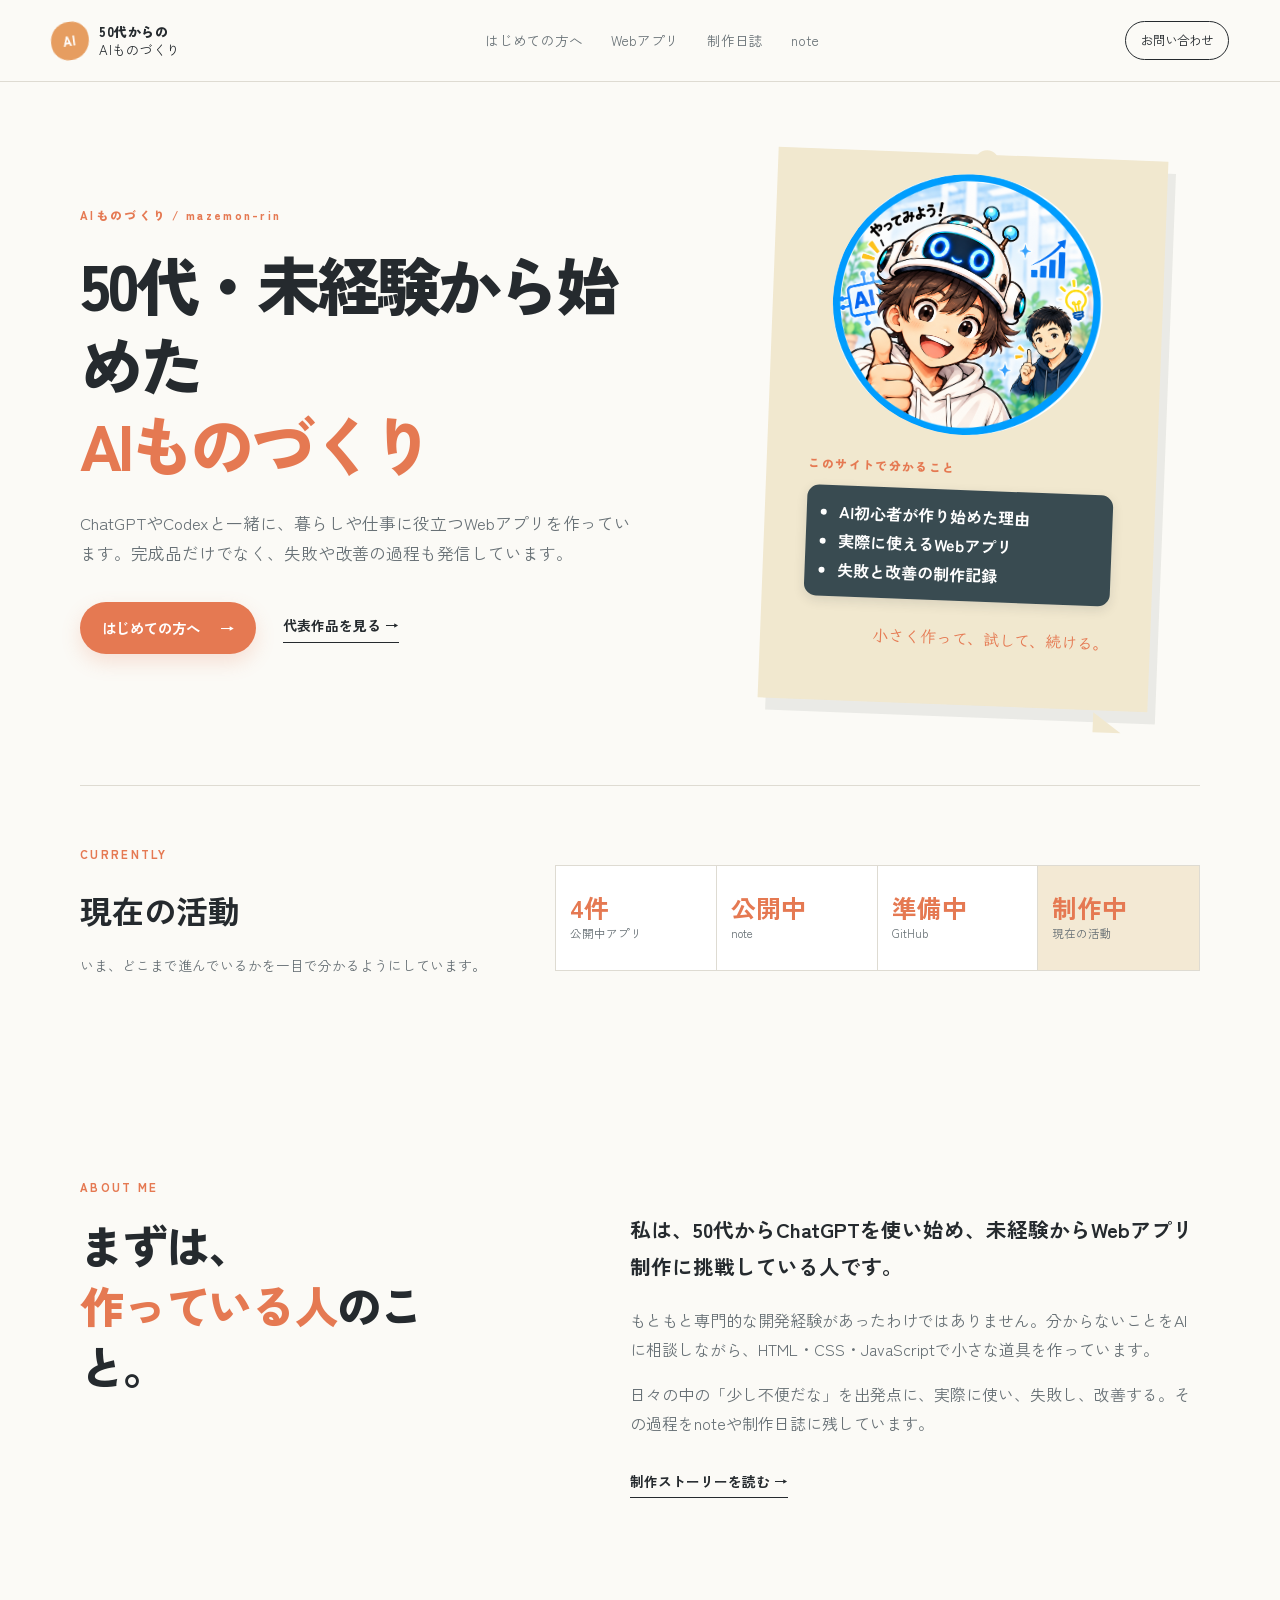
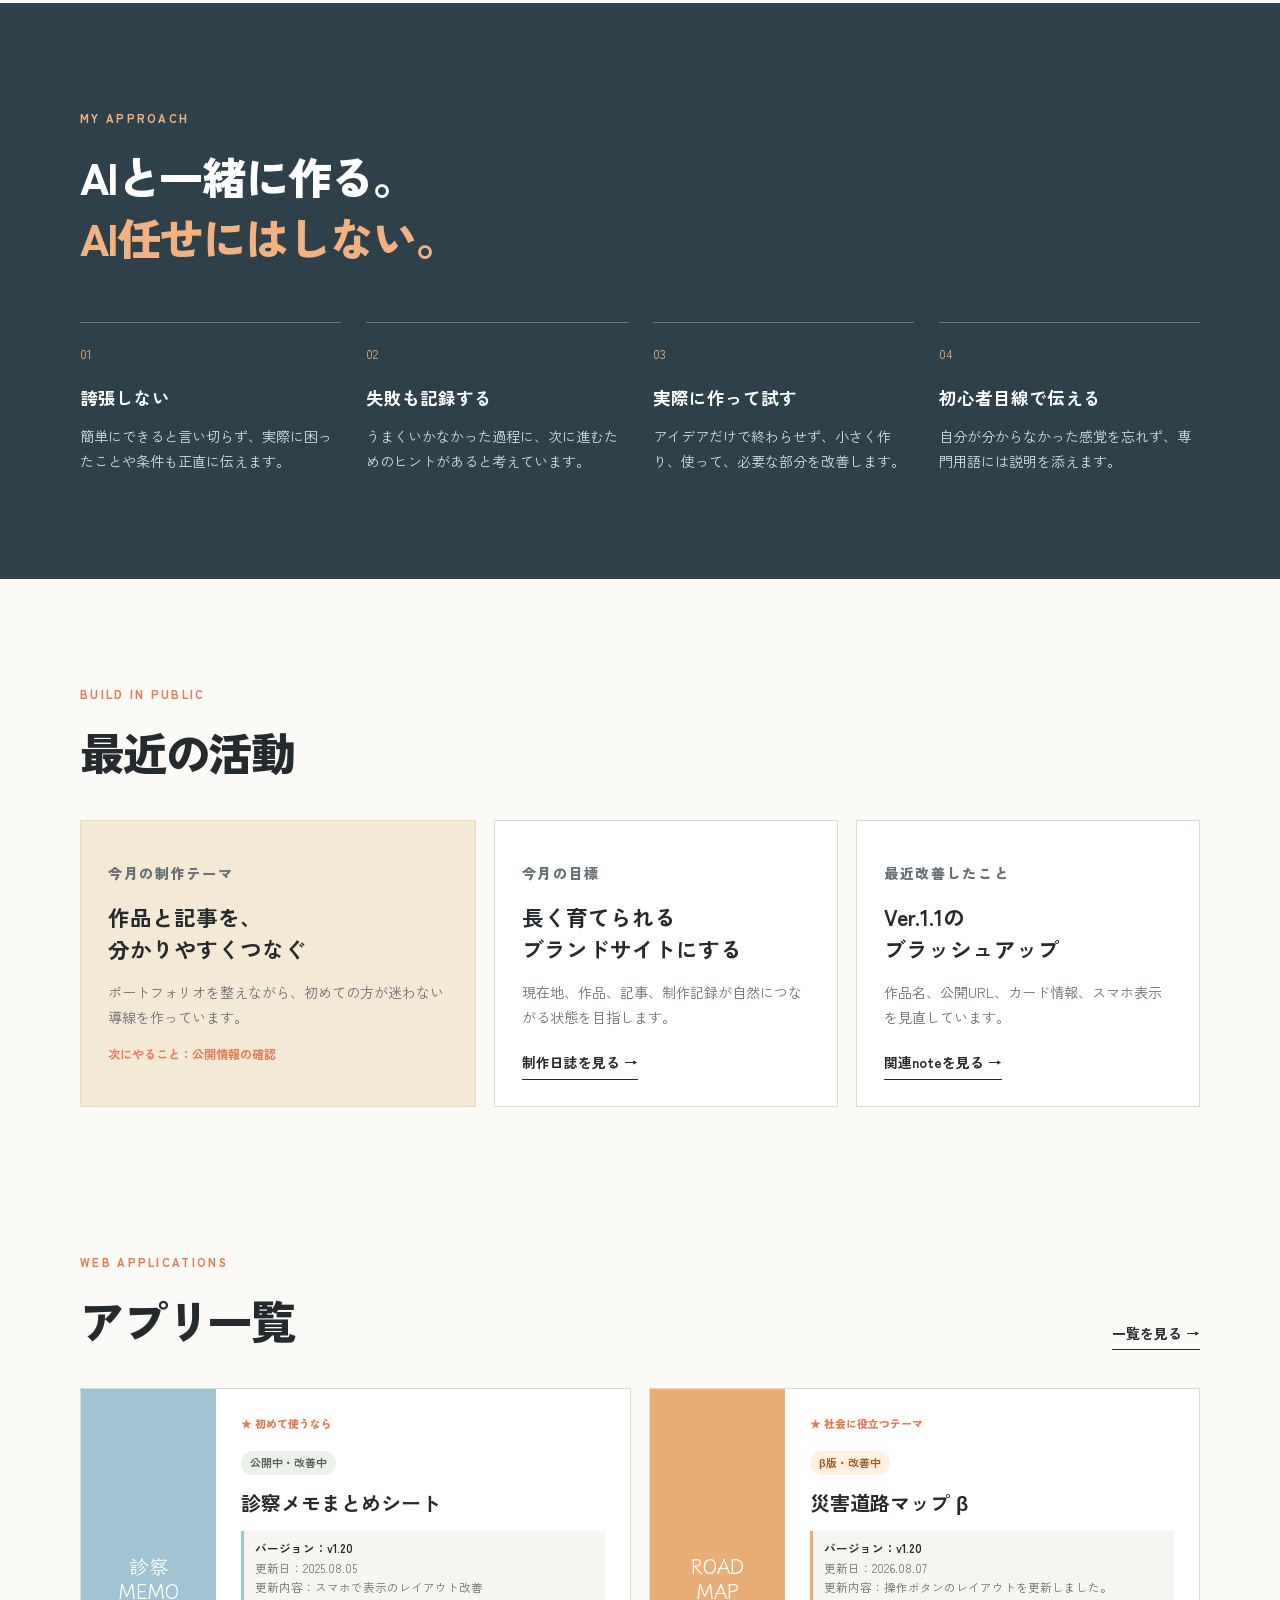
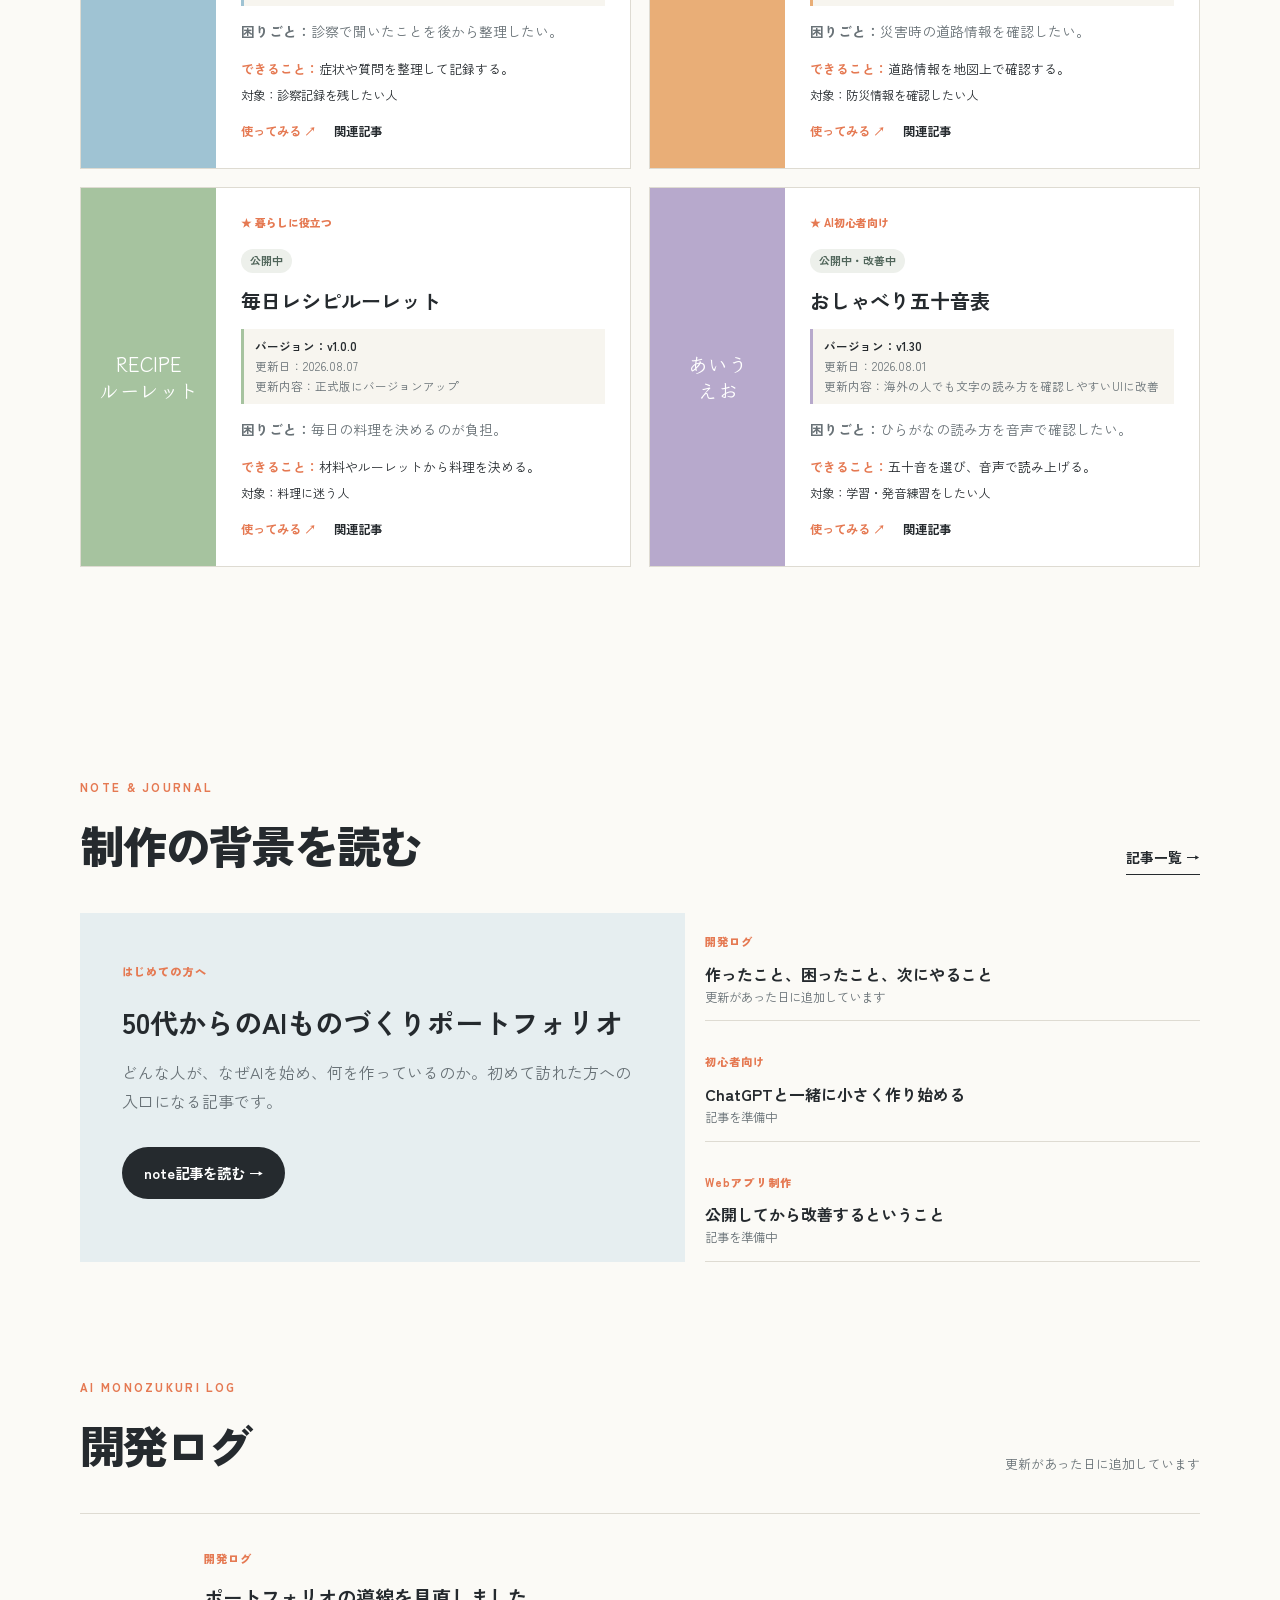
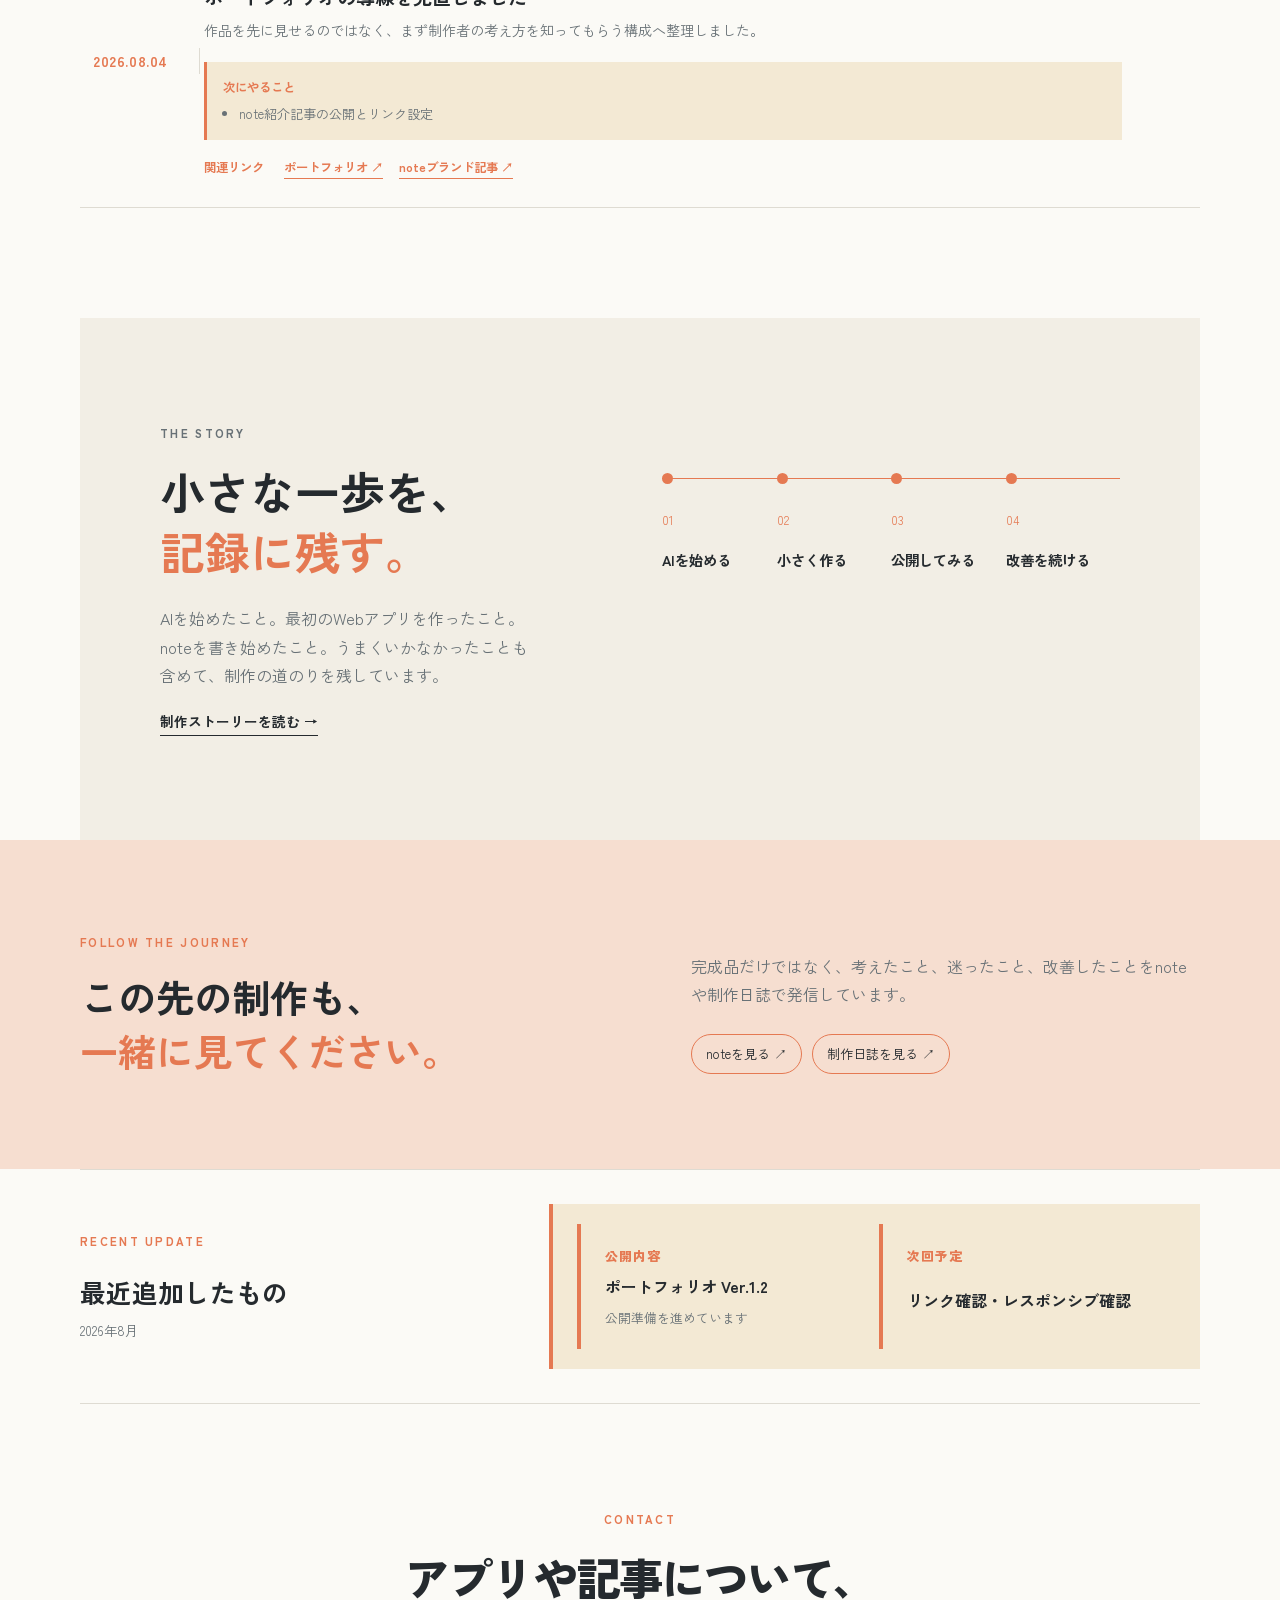
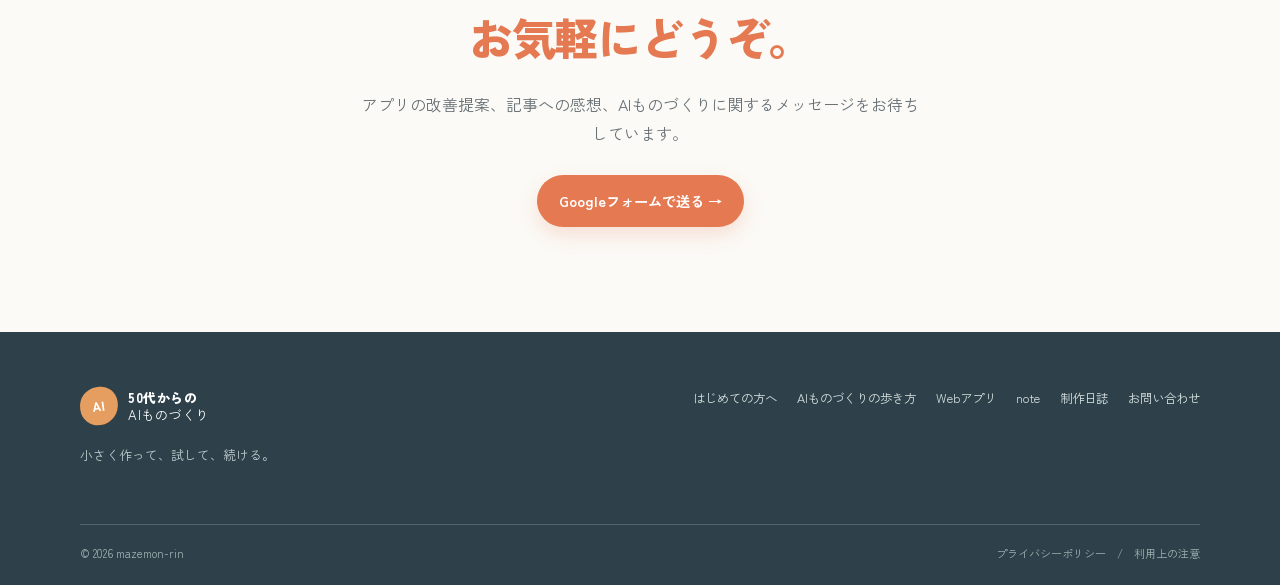
<file: index.html>
<!doctype html>
<html lang="ja">
<head>
  <meta charset="UTF-8" />
  <meta name="viewport" content="width=device-width, initial-scale=1.0" />
  <meta name="description" content="50代・未経験から始めたAIものづくり。暮らしや仕事に役立つWebアプリ、制作日誌、noteを紹介します。" />
  <meta name="theme-color" content="#fbfaf6" />
  <meta property="og:title" content="50代からのAIものづくりポートフォリオ" />
  <meta property="og:description" content="50代・未経験から、AIと一緒に小さなWebアプリを作り、試し、改善しています。" />
  <meta property="og:type" content="website" />
  <link rel="icon" href="images/brand-character.png" type="image/png" />
  <title>50代からのAIものづくりポートフォリオ</title>
  <link rel="stylesheet" href="style.css" />
</head>
<body>
  <header class="site-header">
    <a class="brand" href="#top" aria-label="トップへ戻る">
      <span class="brand-mark">AI</span>
      <span><strong>50代からの</strong><br />AIものづくり</span>
    </a>
    <nav class="main-nav" aria-label="メインメニュー">
      <a href="#about">はじめての方へ</a>
      <a href="#works">Webアプリ</a>
      <a href="#journal">制作日誌</a>
      <a href="#articles">note</a>
    </nav>
    <a class="header-contact" href="#contact">お問い合わせ</a>
  </header>

  <main id="top">
    <section class="hero section-shell">
      <div class="hero-copy">
        <p class="eyebrow">AIものづくり / mazemon-rin</p>
        <h1>50代・未経験から始めた<br /><em>AIものづくり</em></h1>
        <p class="hero-lead">ChatGPTやCodexと一緒に、暮らしや仕事に役立つWebアプリを作っています。完成品だけでなく、失敗や改善の過程も発信しています。</p>
        <div class="hero-actions">
          <a class="button button-primary" href="#about">はじめての方へ <span>→</span></a>
          <a class="text-link" href="#works">代表作品を見る →</a>
        </div>
      </div>
      <div class="hero-note" aria-label="このサイトで分かること">
        <div class="brand-illustration"><img src="images/brand-character.png" alt="AIものづくりのキャラクターとロボット" /></div>
        <span class="note-pin">●</span>
        <p class="note-label">このサイトで分かること</p>
        <ul>
          <li>AI初心者が作り始めた理由</li>
          <li>実際に使えるWebアプリ</li>
          <li>失敗と改善の制作記録</li>
        </ul>
        <p class="note-sign">小さく作って、試して、続ける。</p>
      </div>
    </section>

    <section class="current-section section-shell" aria-labelledby="current-title">
      <div class="current-heading"><p class="eyebrow">CURRENTLY</p><h2 id="current-title">現在の活動</h2><p>いま、どこまで進んでいるかを一目で分かるようにしています。</p></div>
      <div class="current-stats">
        <div><strong>4件</strong><span>公開中アプリ</span></div>
        <div><strong>公開中</strong><span>note</span></div>
        <div><strong>準備中</strong><span>GitHub</span></div>
        <div class="current-focus"><strong>制作中</strong><span>現在の活動</span></div>
      </div>
    </section>

    <section id="about" class="section-shell intro-section reveal-on-scroll">
      <div class="section-heading">
        <p class="eyebrow">ABOUT ME</p>
        <h2>まずは、<br /><span>作っている人</span>のこと。</h2>
      </div>
      <div class="intro-content">
        <p class="lead-copy">私は、50代からChatGPTを使い始め、未経験からWebアプリ制作に挑戦している人です。</p>
        <p>もともと専門的な開発経験があったわけではありません。分からないことをAIに相談しながら、HTML・CSS・JavaScriptで小さな道具を作っています。</p>
        <p>日々の中の「少し不便だな」を出発点に、実際に使い、失敗し、改善する。その過程をnoteや制作日誌に残しています。</p>
        <a class="text-link" href="#story">制作ストーリーを読む →</a>
      </div>
    </section>

    <section class="belief-section reveal-on-scroll">
      <div class="section-shell">
        <div class="section-heading light-heading">
          <p class="eyebrow">MY APPROACH</p>
          <h2>AIと一緒に作る。<br /><span>AI任せにはしない。</span></h2>
        </div>
        <div class="belief-grid">
          <article><span>01</span><h3>誇張しない</h3><p>簡単にできると言い切らず、実際に困ったことや条件も正直に伝えます。</p></article>
          <article><span>02</span><h3>失敗も記録する</h3><p>うまくいかなかった過程に、次に進むためのヒントがあると考えています。</p></article>
          <article><span>03</span><h3>実際に作って試す</h3><p>アイデアだけで終わらせず、小さく作り、使って、必要な部分を改善します。</p></article>
          <article><span>04</span><h3>初心者目線で伝える</h3><p>自分が分からなかった感覚を忘れず、専門用語には説明を添えます。</p></article>
        </div>
      </div>
    </section>

    <section class="now-section section-shell reveal-on-scroll">
      <div class="section-heading compact-heading"><p class="eyebrow">BUILD IN PUBLIC</p><h2>最近の活動</h2></div>
      <div class="now-grid">
        <article class="now-card now-theme"><p class="card-label">今月の制作テーマ</p><h3>作品と記事を、<br />分かりやすくつなぐ</h3><p>ポートフォリオを整えながら、初めての方が迷わない導線を作っています。</p><p class="now-next">次にやること：公開情報の確認</p></article>
        <article class="now-card"><p class="card-label">今月の目標</p><h3>長く育てられる<br />ブランドサイトにする</h3><p>現在地、作品、記事、制作記録が自然につながる状態を目指します。</p><a class="text-link" href="#journal">制作日誌を見る →</a></article>
        <article class="now-card"><p class="card-label">最近改善したこと</p><h3>Ver.1.1の<br />ブラッシュアップ</h3><p>作品名、公開URL、カード情報、スマホ表示を見直しています。</p><a class="text-link" href="https://note.com/moral_gibbon7542/n/nb32c4f6ebd4b?app_launch=false" target="_blank" rel="noreferrer">関連noteを見る →</a></article>
      </div>
    </section>

    <section id="works" class="works-section section-shell reveal-on-scroll">
      <div class="section-heading row-heading"><div><p class="eyebrow">WEB APPLICATIONS</p><h2>アプリ一覧</h2></div><a class="text-link" href="#works">一覧を見る →</a></div>
      <div class="work-grid">
        <article class="work-card work-blue"><div class="work-icon">診察<br />MEMO</div><div class="work-body"><span class="work-label">★ 初めて使うなら</span><span class="status status-live">公開中・改善中</span><h3>診察メモまとめシート</h3><div class="app-update"><span>バージョン：v1.20</span><span>更新日：2025.08.05</span><span>更新内容：スマホで表示のレイアウト改善</span></div><p><b>困りごと：</b>診察で聞いたことを後から整理したい。</p><p class="work-can"><b>できること：</b>症状や質問を整理して記録する。</p><p class="work-meta">対象：診察記録を残したい人</p><div class="work-links"><a href="https://mazemon-rin.github.io/shinsatsu-memosheet/" target="_blank" rel="noreferrer">使ってみる ↗</a><a href="#articles">関連記事</a></div></div></article>
        <article class="work-card work-orange"><div class="work-icon">ROAD<br />MAP</div><div class="work-body"><span class="work-label">★ 社会に役立つテーマ</span><span class="status status-beta">β版・改善中</span><h3>災害道路マップ β</h3><div class="app-update"><span>バージョン：v1.20</span><span>更新日：2026.08.07</span><span>更新内容：操作ボタンのレイアウトを更新しました。</span></div><p><b>困りごと：</b>災害時の道路情報を確認したい。</p><p class="work-can"><b>できること：</b>道路情報を地図上で確認する。</p><p class="work-meta">対象：防災情報を確認したい人</p><div class="work-links"><a href="https://mazemon-rin.github.io/disaster-road-map/" target="_blank" rel="noreferrer">使ってみる ↗</a><a href="#articles">関連記事</a></div></div></article>
        <article class="work-card work-green"><div class="work-icon">RECIPE<br />ルーレット</div><div class="work-body"><span class="work-label">★ 暮らしに役立つ</span><span class="status status-live">公開中</span><h3>毎日レシピルーレット</h3><div class="app-update"><span>バージョン：v1.0.0</span><span>更新日：2026.08.07</span><span>更新内容：正式版にバージョンアップ</span></div><p><b>困りごと：</b>毎日の料理を決めるのが負担。</p><p class="work-can"><b>できること：</b>材料やルーレットから料理を決める。</p><p class="work-meta">対象：料理に迷う人</p><div class="work-links"><a href="https://mainichi-recipe-roulette.netlify.app" target="_blank" rel="noreferrer">使ってみる ↗</a><a href="#articles">関連記事</a></div></div></article>
        <article class="work-card work-purple"><div class="work-icon">あいう<br />えお</div><div class="work-body"><span class="work-label">★ AI初心者向け</span><span class="status status-live">公開中・改善中</span><h3>おしゃべり五十音表</h3><div class="app-update"><span>バージョン：v1.30</span><span>更新日：2026.08.01</span><span>更新内容：海外の人でも文字の読み方を確認しやすいUIに改善</span></div><p><b>困りごと：</b>ひらがなの読み方を音声で確認したい。</p><p class="work-can"><b>できること：</b>五十音を選び、音声で読み上げる。</p><p class="work-meta">対象：学習・発音練習をしたい人</p><div class="work-links"><a href="https://mazemon-rin.github.io/hiragana-speech-app/" target="_blank" rel="noreferrer">使ってみる ↗</a><a href="#articles">関連記事</a></div></div></article>
      </div>
    </section>

    <section id="articles" class="articles-section section-shell reveal-on-scroll">
      <div class="section-heading row-heading"><div><p class="eyebrow">NOTE & JOURNAL</p><h2>制作の背景を読む</h2></div><a class="text-link" href="#articles">記事一覧 →</a></div>
      <div class="article-layout">
        <article class="feature-article"><span class="article-tag">はじめての方へ</span><h3>50代からのAIものづくりポートフォリオ</h3><p>どんな人が、なぜAIを始め、何を作っているのか。初めて訪れた方への入口になる記事です。</p><a class="button button-dark" href="https://note.com/moral_gibbon7542/n/nb32c4f6ebd4b?app_launch=false" target="_blank" rel="noreferrer">note記事を読む →</a></article>
        <div class="article-list">
          <article><span class="article-tag">開発ログ</span><h3>作ったこと、困ったこと、次にやること</h3><p>更新があった日に追加しています</p></article>
          <article><span class="article-tag">初心者向け</span><h3>ChatGPTと一緒に小さく作り始める</h3><p>記事を準備中</p></article>
          <article><span class="article-tag">Webアプリ制作</span><h3>公開してから改善するということ</h3><p>記事を準備中</p></article>
        </div>
      </div>
    </section>

    <section id="journal" class="journal-section section-shell">
      <div class="section-heading row-heading"><div><p class="eyebrow">AI MONOZUKURI LOG</p><h2>開発ログ</h2></div><span class="journal-note">更新があった日に追加しています</span></div>
      <div class="journal-entry" data-log-date="2026-08-04" data-log-category="portfolio">
        <time class="journal-date" datetime="2026-08-04">2026.08.04</time>
        <div class="journal-content">
          <span class="article-tag">開発ログ</span>
          <h3>ポートフォリオの導線を見直しました</h3>
          <p>作品を先に見せるのではなく、まず制作者の考え方を知ってもらう構成へ整理しました。</p>
          <div class="journal-next"><strong>次にやること</strong><ul><li>note紹介記事の公開とリンク設定</li></ul></div>
          <div class="journal-related"><strong>関連リンク</strong><a href="#works">ポートフォリオ ↗</a><a href="#articles">noteブランド記事 ↗</a></div>
        </div>
      </div>
    </section>

    <section id="story" class="story-section section-shell"><div class="story-copy"><p class="eyebrow">THE STORY</p><h2>小さな一歩を、<br /><span>記録に残す。</span></h2><p>AIを始めたこと。最初のWebアプリを作ったこと。noteを書き始めたこと。うまくいかなかったことも含めて、制作の道のりを残しています。</p><a class="text-link" href="story.html">制作ストーリーを読む →</a></div><div class="timeline"><div><span>01</span><p>AIを始める</p></div><div><span>02</span><p>小さく作る</p></div><div><span>03</span><p>公開してみる</p></div><div><span>04</span><p>改善を続ける</p></div></div></section>

    <section class="follow-section"><div class="section-shell follow-inner"><div><p class="eyebrow">FOLLOW THE JOURNEY</p><h2>この先の制作も、<br /><span>一緒に見てください。</span></h2></div><div class="follow-copy"><p>完成品だけではなく、考えたこと、迷ったこと、改善したことをnoteや制作日誌で発信しています。</p><div class="social-links"><a href="https://note.com/moral_gibbon7542/n/nb32c4f6ebd4b?app_launch=false" target="_blank" rel="noreferrer">noteを見る ↗</a><a href="#journal">制作日誌を見る ↗</a></div></div></div></section>

    <section class="recent-update section-shell" aria-labelledby="recent-update-title"><div><p class="eyebrow">RECENT UPDATE</p><h2 id="recent-update-title">最近追加したもの</h2><p>2026年8月</p></div><div class="recent-update-card"><div><span class="recent-label">公開内容</span><strong>ポートフォリオ Ver.1.2</strong><span>公開準備を進めています</span></div><div><span class="recent-label">次回予定</span><strong>リンク確認・レスポンシブ確認</strong></div></div></section>
    <section id="contact" class="contact-section section-shell"><p class="eyebrow">CONTACT</p><h2>アプリや記事について、<br /><span>お気軽にどうぞ。</span></h2><p>アプリの改善提案、記事への感想、AIものづくりに関するメッセージをお待ちしています。</p><a class="button button-primary" href="https://forms.gle/bgTdDFaLxAujXGtd7" target="_blank" rel="noreferrer">Googleフォームで送る →</a></section>
  </main>

  <footer class="site-footer"><div class="section-shell footer-inner"><div><a class="brand footer-brand" href="#top"><span class="brand-mark">AI</span><span><strong>50代からの</strong><br />AIものづくり</span></a><p>小さく作って、試して、続ける。</p></div><div class="footer-nav"><a href="#about">はじめての方へ</a><a href="walkthrough.html">AIものづくりの歩き方</a><a href="#works">Webアプリ</a><a href="#articles">note</a><a href="#journal">制作日誌</a><a href="#contact">お問い合わせ</a></div></div><div class="section-shell footer-bottom"><span>© 2026 mazemon-rin</span><span>プライバシーポリシー　/　利用上の注意</span></div></footer>
  <script src="script.js"></script>
</body>
</html>
</file>
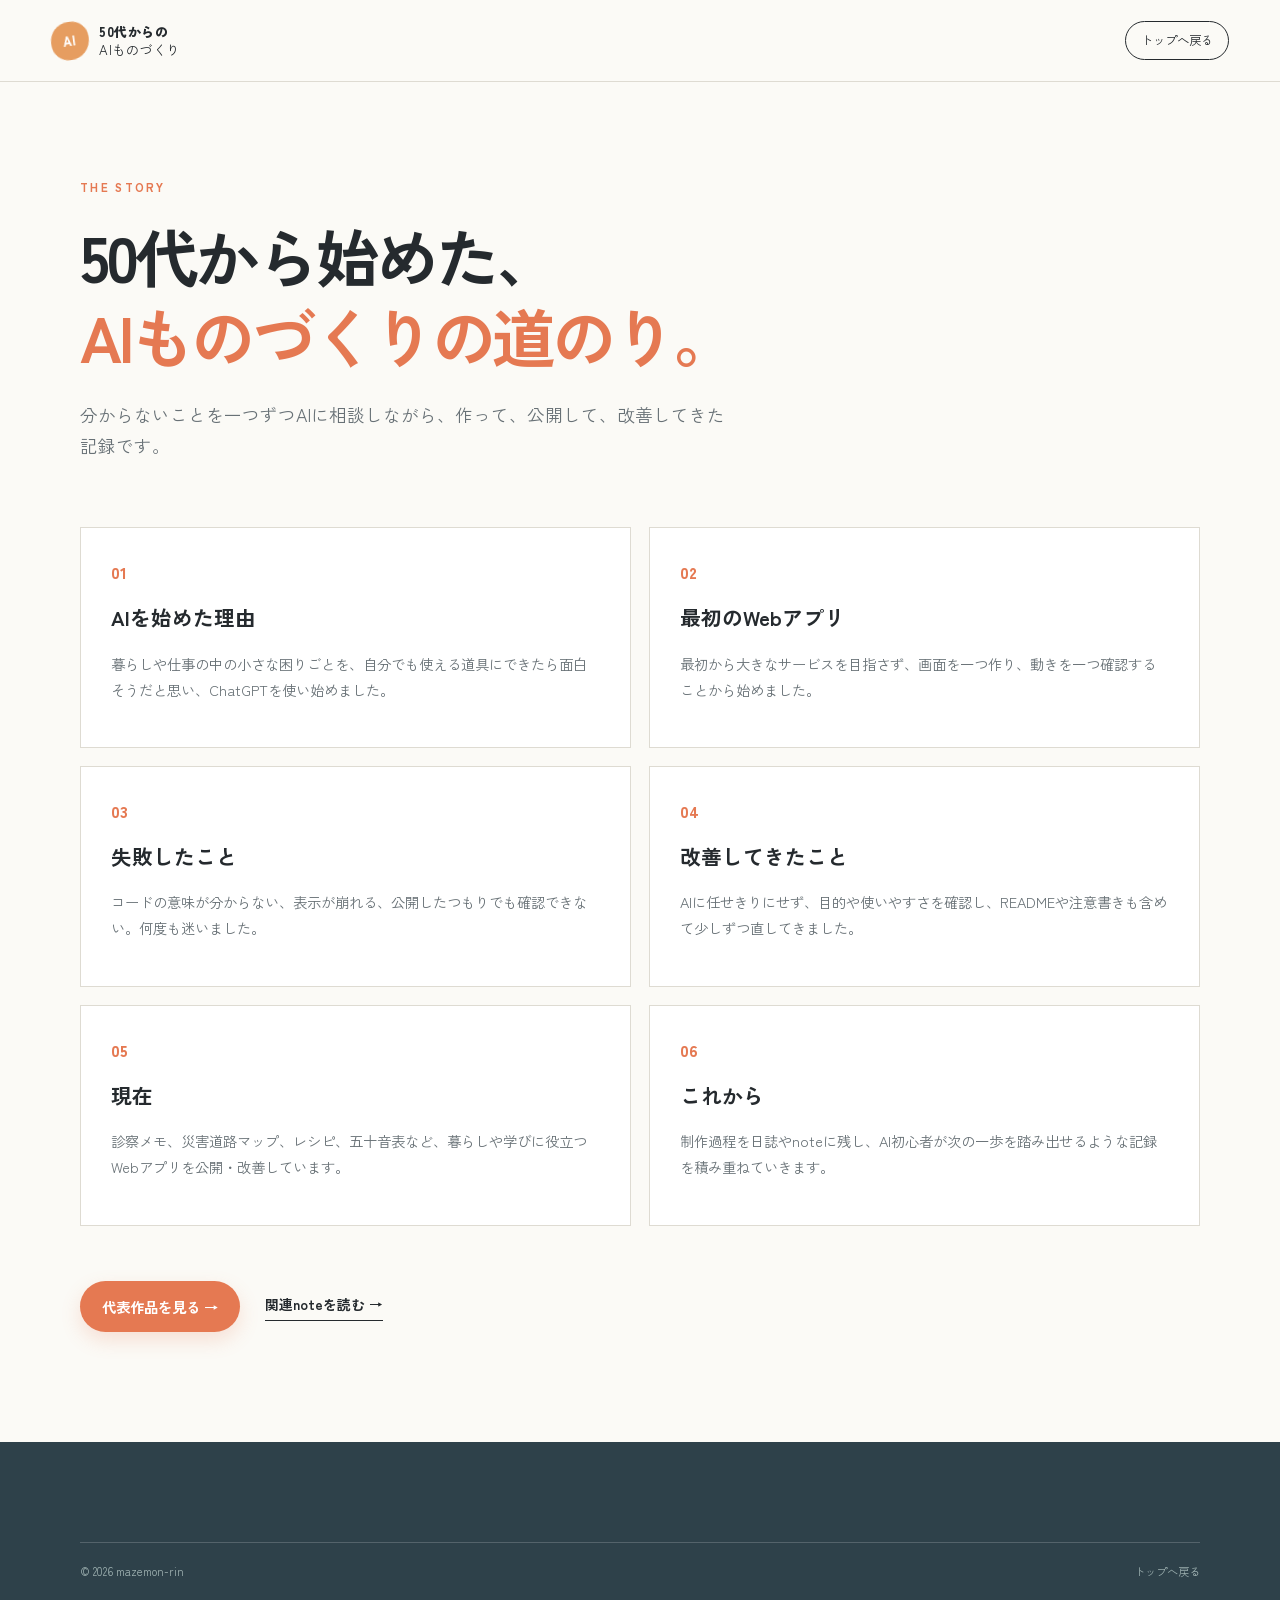
<file: story.html>
<!doctype html>
<html lang="ja"><head><meta charset="UTF-8"/><meta name="viewport" content="width=device-width,initial-scale=1.0"/><meta name="description" content="50代・未経験から始めたAIものづくりの制作ストーリー。"/><title>制作ストーリー｜50代からのAIものづくり</title><link rel="stylesheet" href="style.css"/></head>
<body><header class="site-header"><a class="brand" href="index.html"><span class="brand-mark">AI</span><span><strong>50代からの</strong><br/>AIものづくり</span></a><a class="header-contact" href="index.html">トップへ戻る</a></header>
<main class="story-page section-shell"><p class="eyebrow">THE STORY</p><h1>50代から始めた、<br/><em>AIものづくりの道のり。</em></h1><p class="page-lead">分からないことを一つずつAIに相談しながら、作って、公開して、改善してきた記録です。</p>
<div class="story-chapters"><article><span>01</span><h2>AIを始めた理由</h2><p>暮らしや仕事の中の小さな困りごとを、自分でも使える道具にできたら面白そうだと思い、ChatGPTを使い始めました。</p></article><article><span>02</span><h2>最初のWebアプリ</h2><p>最初から大きなサービスを目指さず、画面を一つ作り、動きを一つ確認することから始めました。</p></article><article><span>03</span><h2>失敗したこと</h2><p>コードの意味が分からない、表示が崩れる、公開したつもりでも確認できない。何度も迷いました。</p></article><article><span>04</span><h2>改善してきたこと</h2><p>AIに任せきりにせず、目的や使いやすさを確認し、READMEや注意書きも含めて少しずつ直してきました。</p></article><article><span>05</span><h2>現在</h2><p>診察メモ、災害道路マップ、レシピ、五十音表など、暮らしや学びに役立つWebアプリを公開・改善しています。</p></article><article><span>06</span><h2>これから</h2><p>制作過程を日誌やnoteに残し、AI初心者が次の一歩を踏み出せるような記録を積み重ねていきます。</p></article></div>
<div class="page-links"><a class="button button-primary" href="index.html#works">代表作品を見る →</a><a class="text-link" href="index.html#articles">関連noteを読む →</a></div></main><footer class="site-footer"><div class="section-shell footer-bottom"><span>© 2026 mazemon-rin</span><a href="index.html">トップへ戻る</a></div></footer><script src="script.js"></script></body></html>
</file>
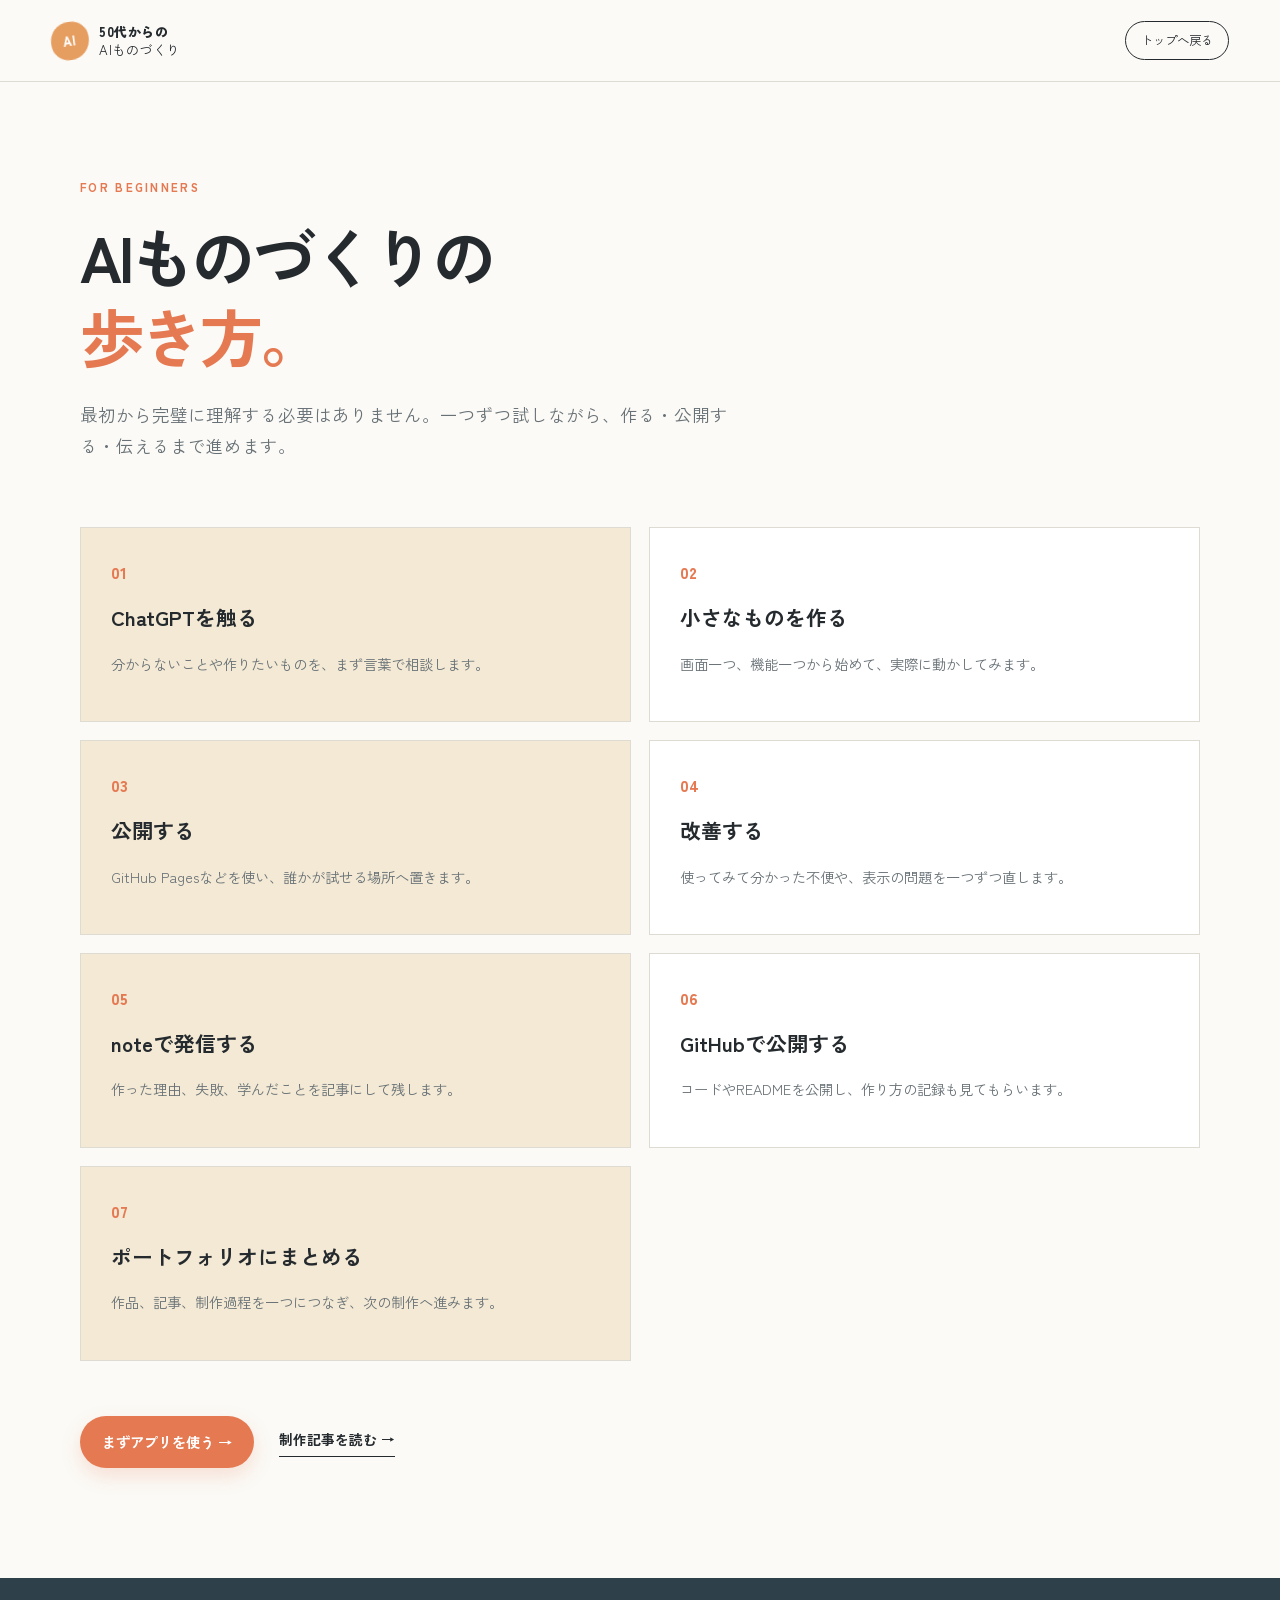
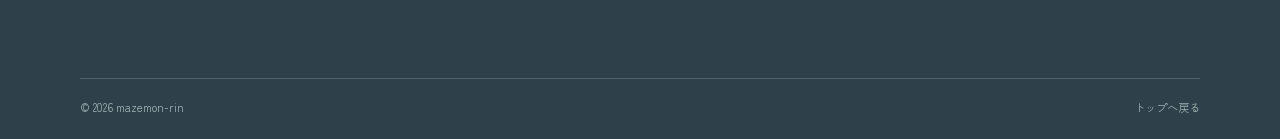
<file: walkthrough.html>
<!doctype html>
<html lang="ja"><head><meta charset="UTF-8"/><meta name="viewport" content="width=device-width,initial-scale=1.0"/><meta name="description" content="AI初心者向け。ChatGPTからWebアプリ公開までのAIものづくりの歩き方。"/><title>AIものづくりの歩き方｜50代からのAIものづくり</title><link rel="stylesheet" href="style.css"/></head>
<body><header class="site-header"><a class="brand" href="index.html"><span class="brand-mark">AI</span><span><strong>50代からの</strong><br/>AIものづくり</span></a><a class="header-contact" href="index.html">トップへ戻る</a></header>
<main class="walk-page section-shell"><p class="eyebrow">FOR BEGINNERS</p><h1>AIものづくりの<br/><em>歩き方。</em></h1><p class="page-lead">最初から完璧に理解する必要はありません。一つずつ試しながら、作る・公開する・伝えるまで進めます。</p><div class="walk-steps"><article><span>01</span><h2>ChatGPTを触る</h2><p>分からないことや作りたいものを、まず言葉で相談します。</p></article><article><span>02</span><h2>小さなものを作る</h2><p>画面一つ、機能一つから始めて、実際に動かしてみます。</p></article><article><span>03</span><h2>公開する</h2><p>GitHub Pagesなどを使い、誰かが試せる場所へ置きます。</p></article><article><span>04</span><h2>改善する</h2><p>使ってみて分かった不便や、表示の問題を一つずつ直します。</p></article><article><span>05</span><h2>noteで発信する</h2><p>作った理由、失敗、学んだことを記事にして残します。</p></article><article><span>06</span><h2>GitHubで公開する</h2><p>コードやREADMEを公開し、作り方の記録も見てもらいます。</p></article><article><span>07</span><h2>ポートフォリオにまとめる</h2><p>作品、記事、制作過程を一つにつなぎ、次の制作へ進みます。</p></article></div><div class="page-links"><a class="button button-primary" href="index.html#works">まずアプリを使う →</a><a class="text-link" href="index.html#articles">制作記事を読む →</a></div></main><footer class="site-footer"><div class="section-shell footer-bottom"><span>© 2026 mazemon-rin</span><a href="index.html">トップへ戻る</a></div></footer><script src="script.js"></script></body></html>
</file>
<file: style.css>
@import url('https://fonts.googleapis.com/css2?family=Klee+One:wght@400;600&family=Zen+Kaku+Gothic+New:wght@400;500;700;900&display=swap');

:root{--ink:#252a2e;--muted:#687176;--paper:#fbfaf6;--cream:#f2eee5;--line:#dedbd2;--blue:#83a7bb;--orange:#e69d60;--green:#8eaf8e;--purple:#a99bc0;--navy:#2e414a;--accent:#e57952}
.reveal-on-scroll{opacity:0;transform:translateY(18px);transition:opacity .7s ease,transform .7s ease}.reveal-on-scroll.is-visible{opacity:1;transform:translateY(0)}
@media (prefers-reduced-motion:reduce){.reveal-on-scroll{opacity:1;transform:none;transition:none}html{scroll-behavior:auto}}
*{box-sizing:border-box}html{scroll-behavior:smooth}body{margin:0;color:var(--ink);background:var(--paper);font-family:'Zen Kaku Gothic New',sans-serif;line-height:1.8}a{color:inherit;text-decoration:none}.section-shell{width:min(1120px,calc(100% - 48px));margin:auto}.site-header{height:82px;display:flex;align-items:center;justify-content:space-between;padding:0 4vw;border-bottom:1px solid var(--line);background:rgba(251,250,246,.94);position:sticky;top:0;z-index:10;backdrop-filter:blur(10px)}.brand{display:flex;align-items:center;gap:10px;font-size:.82rem;line-height:1.35;letter-spacing:.04em}.brand-mark{display:grid;place-items:center;width:38px;height:38px;border-radius:50% 44% 52% 45%;background:var(--orange);color:white;font-weight:900;font-size:.82rem;transform:rotate(-8deg)}.brand strong{font-weight:900}.main-nav{display:flex;gap:28px;font-size:.85rem;color:var(--muted)}.main-nav a:hover,.footer-nav a:hover,.social-links a:hover,.text-link:hover{color:var(--accent)}.header-contact{border:1px solid var(--ink);padding:7px 15px;border-radius:99px;font-size:.78rem}.hero{min-height:650px;display:grid;grid-template-columns:1.08fr .92fr;align-items:center;gap:7vw;padding-top:72px;padding-bottom:80px}.eyebrow{margin:0 0 17px;color:var(--accent);font-size:.72rem;letter-spacing:.2em;font-weight:900}.hero h1{font-size:clamp(2.5rem,5vw,4.9rem);line-height:1.25;letter-spacing:-.06em;margin:0 0 25px;font-weight:900}.hero h1 em,.hero h1+em{color:var(--accent);font-style:normal}.hero-lead{max-width:570px;color:var(--muted);font-size:1.05rem}.hero-actions{display:flex;align-items:center;gap:27px;margin-top:34px}.button{display:inline-flex;align-items:center;gap:20px;border-radius:99px;padding:13px 22px;font-weight:700;font-size:.9rem}.button-primary{background:var(--accent);color:white;box-shadow:0 8px 20px rgba(229,121,82,.2)}.button-dark{background:var(--ink);color:white}.text-link{font-weight:700;font-size:.86rem;border-bottom:1px solid currentColor;padding-bottom:4px}.hero-note{background:#f1e8cf;padding:40px 42px 38px;transform:rotate(2.2deg);box-shadow:8px 12px 0 rgba(39,50,48,.08);position:relative;max-width:390px;margin:auto}.hero-note:after{content:'';position:absolute;bottom:-22px;right:26px;border-width:20px 0 0 28px;border-style:solid;border-color:transparent transparent transparent #f1e8cf}.note-pin{position:absolute;top:-18px;left:50%;color:var(--accent);font-size:1.7rem}.note-label,.card-label{color:var(--accent);font-size:.72rem;font-weight:900;letter-spacing:.12em}.hero-note ul{padding:0 0 0 1.25em;margin:22px 0;color:var(--navy);font-weight:700}.note-sign{font-family:'Klee One',cursive;text-align:right;color:var(--accent);font-weight:600}.intro-section{display:grid;grid-template-columns:.85fr 1.15fr;gap:10vw;padding:105px 0}.section-heading h2,.contact-section h2{font-size:clamp(2rem,3.5vw,3.25rem);line-height:1.35;letter-spacing:-.05em;margin:0;font-weight:900}.section-heading h2 span,.contact-section h2 span,.story-copy h2 span,.follow-section h2 span{color:var(--accent)}.intro-content{padding-top:13px;max-width:600px}.intro-content p{color:var(--muted)}.intro-content .lead-copy{color:var(--ink);font-size:1.3rem;font-weight:700}.intro-content .text-link{display:inline-block;margin-top:15px}.belief-section{background:var(--navy);color:#fff;padding:105px 0}.light-heading .eyebrow{color:#f2b181}.light-heading h2 span{color:#f2b181}.belief-grid{display:grid;grid-template-columns:repeat(4,1fr);gap:25px;margin-top:55px}.belief-grid article{border-top:1px solid rgba(255,255,255,.3);padding-top:15px}.belief-grid span{color:#f2b181;font-size:.8rem}.belief-grid h3{margin:15px 0 10px;font-size:1.1rem}.belief-grid p{margin:0;color:#d6e0df;font-size:.88rem}.now-section{padding:105px 0}.compact-heading{margin-bottom:38px}.now-grid{display:grid;grid-template-columns:1.15fr 1fr 1fr;gap:18px}.now-card{border:1px solid var(--line);padding:26px 27px;min-height:230px;background:#fff}.now-card h3{font-size:1.35rem;line-height:1.5;margin:8px 0}.now-card p{color:var(--muted);font-size:.88rem}.now-card .text-link{display:inline-block;margin-top:6px}.now-theme{background:#f3e9d4;border-color:#eadbbd}.works-section{padding:40px 0 105px}.row-heading{display:flex;align-items:end;justify-content:space-between;margin-bottom:38px}.work-grid{display:grid;grid-template-columns:repeat(2,1fr);gap:18px}.work-card{display:grid;grid-template-columns:135px 1fr;min-height:242px;background:white;border:1px solid var(--line);overflow:hidden}.work-blue{--card:#9fc3d3}.work-orange{--card:#e9ae77}.work-green{--card:#a6c39f}.work-purple{--card:#b7a9cc}.work-icon{display:grid;place-items:center;text-align:center;background:var(--card);font-family:'Klee One',cursive;font-size:1.22rem;color:white;font-weight:600;line-height:1.3}.work-body{padding:25px}.status{display:inline-block;border-radius:99px;padding:2px 9px;font-size:.68rem;font-weight:700;background:#edf0eb;color:#51665b}.status-beta{background:#fff0df;color:#a05e27}.status-check{background:#f0eef4;color:#6d617b}.work-body h3{font-size:1.25rem;margin:10px 0 4px}.work-body p{color:var(--muted);font-size:.86rem;line-height:1.65;margin:0 0 15px}.work-links{display:flex;gap:18px;font-size:.78rem;font-weight:700}.work-links a:first-child{color:var(--accent)}.articles-section{padding:105px 0}.article-layout{display:grid;grid-template-columns:1.1fr .9fr;gap:20px}.feature-article{padding:42px;background:#e6eef0;min-height:300px}.article-tag{font-size:.7rem;color:var(--accent);font-weight:900;letter-spacing:.1em}.feature-article h3{font-size:1.75rem;line-height:1.45;margin:18px 0 12px}.feature-article p{max-width:530px;color:var(--muted)}.feature-article .button{margin-top:15px}.article-list{display:grid;gap:12px}.article-list article{border-bottom:1px solid var(--line);padding:12px 0}.article-list h3{font-size:1rem;line-height:1.5;margin:8px 0 0}.article-list p{font-size:.78rem;color:var(--muted);margin:0}.journal-section{padding:10px 0 110px}.journal-entry{display:grid;grid-template-columns:100px 1fr 54px;gap:24px;align-items:center;border-top:1px solid var(--line);border-bottom:1px solid var(--line);padding:28px 0}.journal-date{color:var(--accent);text-align:center;border-right:1px solid var(--line)}.journal-date strong{display:block;font-size:2.5rem;line-height:1}.journal-date span{font-size:.7rem}.journal-entry h3{margin:9px 0 4px;font-size:1.2rem}.journal-entry p{color:var(--muted);font-size:.88rem;margin:0}.journal-meta{font-size:.75rem;color:var(--accent);margin-top:10px}.circle-arrow{display:grid;place-items:center;width:48px;height:48px;border:1px solid var(--ink);border-radius:50%;font-size:1.2rem}.story-section{display:grid;grid-template-columns:.9fr 1.1fr;gap:10vw;padding:105px 0;background:var(--cream);max-width:none;padding-left:max(24px,calc((100% - 1120px)/2));padding-right:max(24px,calc((100% - 1120px)/2))}.story-copy{max-width:440px}.story-copy h2{font-size:clamp(2rem,3.5vw,3.25rem);line-height:1.35;margin:0 0 22px}.story-copy p{color:var(--muted)}.timeline{display:grid;grid-template-columns:repeat(4,1fr);align-items:start;padding-top:55px}.timeline div{border-top:1px solid var(--accent);position:relative;padding-top:25px}.timeline div:before{content:'';position:absolute;top:-6px;left:0;width:11px;height:11px;background:var(--accent);border-radius:50%}.timeline span{font-size:.75rem;color:var(--accent)}.timeline p{font-weight:700;font-size:.9rem}.follow-section{background:#f6ded0;padding:92px 0}.follow-inner{display:grid;grid-template-columns:1fr 1fr;align-items:center;gap:8vw}.follow-section h2{font-size:clamp(2rem,3vw,3rem);line-height:1.4;margin:0}.follow-copy p{color:var(--muted)}.social-links{display:flex;flex-wrap:wrap;gap:10px;margin-top:25px}.social-links a{border:1px solid var(--accent);border-radius:99px;padding:7px 14px;font-size:.82rem}.contact-section{text-align:center;padding:105px 0}.contact-section p:not(.eyebrow){max-width:570px;margin:22px auto 28px;color:var(--muted)}.site-footer{background:var(--navy);color:#fff;padding:55px 0 22px}.footer-inner{display:flex;justify-content:space-between;gap:40px}.footer-brand{color:white}.footer-inner>div>p{color:#bfcdcd;font-size:.8rem;margin-top:18px}.footer-nav{display:flex;flex-wrap:wrap;gap:20px;align-content:start;justify-content:end;font-size:.78rem;color:#d6e0df}.footer-bottom{border-top:1px solid rgba(255,255,255,.18);margin-top:45px;padding-top:18px;display:flex;justify-content:space-between;color:#9db0b0;font-size:.7rem}
@media(max-width:800px){.site-header{height:70px;padding:0 20px}.main-nav{display:none}.header-contact{font-size:.7rem;padding:5px 11px}.section-shell{width:min(100% - 36px,600px)}.hero{grid-template-columns:1fr;padding:65px 0 80px;gap:55px;min-height:auto}.hero h1{font-size:2.7rem}.hero-note{max-width:340px}.intro-section,.story-section,.follow-inner{grid-template-columns:1fr;gap:35px;padding-top:75px;padding-bottom:75px}.belief-section,.now-section,.articles-section,.contact-section{padding-top:75px;padding-bottom:75px}.belief-grid{grid-template-columns:1fr 1fr;gap:35px 18px}.now-grid,.article-layout{grid-template-columns:1fr}.work-grid{grid-template-columns:1fr}.row-heading{align-items:start;gap:18px}.row-heading .text-link{white-space:nowrap}.timeline{padding-top:10px}.footer-inner{display:block}.footer-nav{justify-content:start;margin-top:35px}.footer-bottom{display:block}.footer-bottom span{display:block;margin-top:6px}}
@media(max-width:460px){.hero-actions{display:grid;justify-content:start;gap:18px}.belief-grid{grid-template-columns:1fr}.work-card{grid-template-columns:105px 1fr}.work-body{padding:19px 16px}.work-body h3{font-size:1.05rem}.work-links{gap:10px;font-size:.7rem}.journal-entry{display:block}.journal-date{display:flex;align-items:baseline;gap:8px;text-align:left;border-right:0;border-bottom:1px solid var(--line);padding:0 0 12px;margin-bottom:18px}.journal-date strong{font-size:2rem}.journal-entry h3,.journal-entry p,.journal-meta{overflow-wrap:anywhere}.circle-arrow{margin:18px 0 0 auto}.footer-nav{gap:12px 18px}}

.current-section{display:grid;grid-template-columns:.8fr 1.2fr;gap:45px;align-items:center;padding:58px 0 80px;border-top:1px solid var(--line)}.current-heading h2{font-size:2rem;margin:0 0 8px}.current-heading p:not(.eyebrow){color:var(--muted);font-size:.86rem}.current-stats{display:grid;grid-template-columns:repeat(4,1fr);background:#fff;border:1px solid var(--line)}.current-stats div{padding:20px 14px;border-right:1px solid var(--line)}.current-stats div:last-child{border-right:0}.current-stats strong{display:block;font-size:1.55rem;color:var(--accent);line-height:1.2}.current-stats span{font-size:.72rem;color:var(--muted)}.current-focus{background:#f3e9d4}.work-label{display:block;color:var(--accent);font-size:.68rem;font-weight:900;margin-bottom:6px}.work-meta{font-size:.76rem!important;color:var(--ink)!important}.now-next{font-size:.76rem!important;color:var(--accent)!important;font-weight:700}.github-facts{display:grid;gap:5px;color:var(--navy);font-size:.82rem;margin:20px 0}.github-facts strong{color:var(--accent)}
.brand-illustration{width:min(100%,270px);aspect-ratio:1;height:auto;margin:-22px auto 0;display:grid;place-items:center}.brand-illustration img{display:block;width:100%;height:100%;object-fit:cover;object-position:center;clip-path:ellipse(50% 48.3% at 50% 49.1%)}
.story-page,.walk-page{padding:95px 0 110px}.story-page h1,.walk-page h1{font-size:clamp(2.5rem,5vw,4.5rem);line-height:1.25;letter-spacing:-.06em;margin:0 0 24px}.story-page h1 em,.walk-page h1 em{color:var(--accent);font-style:normal}.page-lead{max-width:650px;color:var(--muted);font-size:1.1rem;margin-bottom:65px}.story-chapters,.walk-steps{display:grid;grid-template-columns:repeat(2,1fr);gap:18px}.story-chapters article,.walk-steps article{background:#fff;border:1px solid var(--line);padding:30px}.story-chapters span,.walk-steps span{color:var(--accent);font-weight:900}.story-chapters h2,.walk-steps h2{font-size:1.3rem;margin:12px 0 8px}.story-chapters p,.walk-steps p{color:var(--muted);font-size:.9rem}.walk-steps article:nth-child(odd){background:#f3e9d4}.page-links{display:flex;gap:25px;align-items:center;margin-top:55px}
@media(max-width:800px){.current-section{display:block;padding:48px 0 65px}.current-stats{margin-top:24px;grid-template-columns:repeat(2,1fr)}.current-stats div:nth-child(2){border-right:0}.current-stats div:nth-child(-n+2){border-bottom:1px solid var(--line)}.current-stats div{padding:16px 12px}.current-stats strong{font-size:1.15rem}.current-stats span{font-size:.63rem}.story-page,.walk-page{padding:65px 0 80px}.story-chapters,.walk-steps{grid-template-columns:1fr}.page-links{flex-wrap:wrap}}
@media(max-width:800px){.brand-illustration{width:min(100%,190px)}}
@media(max-width:460px){.brand-illustration{width:min(100%,160px)}}

/* ファーストビューの画像上でも文字を読みやすくする */
.hero-note ul{padding:12px 14px 12px 2.05em;color:#fff;background:rgba(46,65,74,.94);border-radius:12px;text-shadow:none;box-shadow:0 4px 12px rgba(37,42,46,.12)}
.hero-note .brand-illustration{position:relative;z-index:1;margin-bottom:16px}
.hero-note .brand-illustration img{position:relative;z-index:1}
.hero-note ul{position:relative;z-index:5;margin-top:0;isolation:isolate}
.hero-note .note-pin{color:#f1e8cf}
.work-can{color:var(--ink)!important;font-size:.8rem!important;margin-bottom:6px!important}.work-can b{color:var(--accent)}
.recent-update{display:grid;grid-template-columns:.8fr 1.2fr;gap:35px;align-items:center;border-top:1px solid var(--line);border-bottom:1px solid var(--line);padding-top:34px;padding-bottom:34px}.recent-update h2{font-size:1.6rem;margin:0}.recent-update p:not(.eyebrow){color:var(--muted);font-size:.84rem;margin:3px 0 0}.recent-update div:last-child{display:grid;gap:5px;padding:20px 24px;background:#f3e9d4;border-left:4px solid var(--accent)}.recent-update strong{font-size:1rem}.recent-update span{font-size:.8rem;color:var(--muted)}
@media(max-width:800px){.recent-update{grid-template-columns:1fr;gap:15px}.recent-update div:last-child{padding:16px 18px}}

/* Ver.1.2: 情報カードの読みやすさとスマホ表示を安定させる */
.current-stats div{min-height:104px;display:flex;flex-direction:column;justify-content:center}
.work-label{margin-bottom:12px}
.recent-update-card{display:grid;grid-template-columns:1fr 1fr;gap:18px}
.recent-update-card>div{display:grid;gap:5px;padding:20px 24px;background:#f3e9d4;border-left:4px solid var(--accent)}
.recent-label{color:var(--accent)!important;font-weight:900;letter-spacing:.08em}
@media(max-width:800px){.recent-update-card{grid-template-columns:1fr;gap:12px}.recent-update-card>div{padding:16px 18px}}
@media(max-width:460px){.current-stats div{min-height:92px}.current-stats strong{white-space:nowrap}.work-body{min-width:0}.work-links{flex-wrap:wrap}}

/* 開発ログ: 更新日・次の作業・関連リンクを追加しやすくする */
.journal-note{color:var(--muted);font-size:.8rem}
.journal-content{min-width:0}
.journal-date strong{font-size:1.2rem;white-space:nowrap}
.journal-date span{display:block;margin-top:4px}
.journal-next{margin-top:18px;padding:14px 16px;background:#f3e9d4;border-left:3px solid var(--accent)}
.journal-next strong,.journal-related strong{display:block;color:var(--accent);font-size:.78rem;margin-bottom:4px}
.journal-next ul{margin:0;padding-left:1.2em;color:var(--muted);font-size:.82rem}
.journal-related{display:flex;flex-wrap:wrap;align-items:center;gap:10px 16px;margin-top:16px;font-size:.78rem}
.journal-related strong{margin:0 4px 0 0}
.journal-related a{color:var(--accent);font-weight:700;border-bottom:1px solid currentColor}
@media(max-width:460px){.journal-note{display:block;margin-top:-8px}.journal-date strong{font-size:1rem}.journal-date span{font-size:.68rem}.journal-related{display:grid;gap:7px}.journal-related strong{margin:0}}

/* 開発ログの日付: 日付をtime要素1つで表示 */
.journal-date{display:block;min-width:120px;white-space:nowrap;color:var(--accent);font-size:.9rem;font-weight:700;letter-spacing:.04em;text-align:center;border-right:1px solid var(--line);padding-right:18px}
.journal-date strong,.journal-date span{display:none}
@media(max-width:600px){.journal-entry{display:block}.journal-date{min-width:0;border-right:0;border-bottom:1px solid var(--line);padding:0 0 12px;margin-bottom:18px;text-align:left}.journal-content{min-width:0}.journal-content h3{overflow-wrap:anywhere}.journal-related{display:grid;gap:7px}.circle-arrow{margin:18px 0 0 auto}}

/* ホバー時に選択中のカードが分かる、やさしい色変化 */
.current-stats div,.work-card,.now-card,.journal-entry,.article-list article{transition:background-color .2s ease,border-color .2s ease,box-shadow .2s ease,transform .2s ease}
.current-stats div:nth-child(1):hover,.current-stats div:nth-child(1):focus-within{background:#eef7fa}
.current-stats div:nth-child(2):hover,.current-stats div:nth-child(2):focus-within{background:#fff4e8}
.current-stats div:nth-child(3):hover,.current-stats div:nth-child(3):focus-within{background:#eef6ed}
.current-stats div:nth-child(4):hover,.current-stats div:nth-child(4):focus-within{background:#f2edf8}
.work-card:hover,.work-card:focus-within{border-color:var(--card);box-shadow:0 8px 22px rgba(39,50,48,.1);transform:translateY(-2px)}
.work-blue:hover .work-body,.work-blue:focus-within .work-body{background:#eef7fa}
.work-orange:hover .work-body,.work-orange:focus-within .work-body{background:#fff4e8}
.work-green:hover .work-body,.work-green:focus-within .work-body{background:#eef6ed}
.work-purple:hover .work-body,.work-purple:focus-within .work-body{background:#f2edf8}
.now-card:hover,.now-card:focus-within{border-color:var(--accent);box-shadow:0 6px 18px rgba(39,50,48,.08);transform:translateY(-2px)}
.now-theme:hover,.now-theme:focus-within{background:#f8e8cf}
.journal-entry:hover,.journal-entry:focus-within{background:#fffdf8;border-color:var(--accent)}
.article-list article:hover,.article-list article:focus-within{background:#f3f7f7;padding-left:10px;padding-right:10px}
.button,.text-link,.social-links a,.circle-arrow{transition:background-color .2s ease,color .2s ease,border-color .2s ease,transform .2s ease}
.button:hover,.button:focus-visible{transform:translateY(-2px)}
.text-link:hover,.text-link:focus-visible{color:var(--accent)}
 :focus-visible{outline:3px solid rgba(229,121,82,.45);outline-offset:4px}
.app-update{display:grid;gap:2px;margin:10px 0 14px;padding:9px 11px;background:#f7f5ef;border-left:3px solid var(--card);color:var(--muted);font-size:.72rem;line-height:1.55}
.app-update span:first-child{font-weight:700;color:var(--ink)}
@media(max-width:460px){.app-update{font-size:.68rem;margin:9px 0 12px;padding:8px 10px}}
</file>
